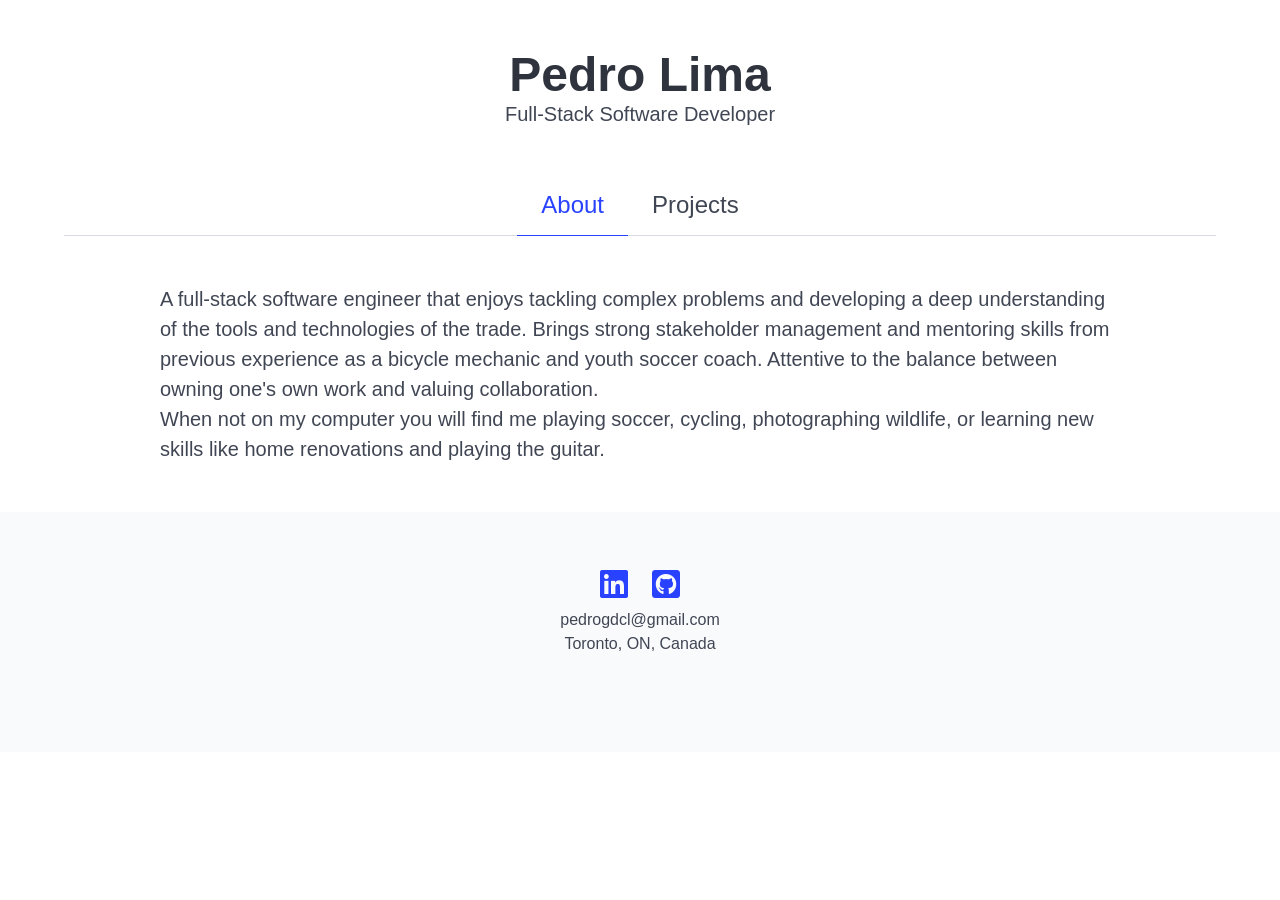
<file: index.html>
<!DOCTYPE html>
<html lang="en">
  <head>
    <meta charset="utf-8">
    <meta name="viewport" content="width=device-width, initial-scale=1">
    <title>pedrogdclima</title>
    <link rel="stylesheet" href="custom_bulma.css">
    <link rel="stylesheet" href="https://cdnjs.cloudflare.com/ajax/libs/font-awesome/5.15.4/css/all.min.css">
    <script src="javascripts/interface.js" type="module"></script>
  </head>
  <body>
    <section class="hero has-text-centered">
      <div class="hero-body">
        <p class="title is-1">Pedro Lima</p>
        <p class="subtitle">Full-Stack Software Developer</p>
      </div>
    </section>
    <section>
      <div class="container tabs is-centered is-large">
        <ul id="tab-links">
          <li class="is-active"><a id="about">About</a></li>
          <li><a id="projects">Projects</a></li>
        </ul>
      </div>
    </section>
    <section id="about" class="section">
      <div class="container is-max-desktop is-size-5">
        <p>A full-stack software engineer that enjoys tackling complex problems and developing a deep understanding of the tools and technologies of the trade. Brings strong stakeholder management and mentoring skills from previous experience as a bicycle mechanic and youth soccer coach. Attentive to the balance between owning one's own work and valuing collaboration.</p>
        <p>When not on my computer you will find me playing soccer, cycling, photographing wildlife, or learning new skills like home renovations and playing the guitar.</p>
      </div>
    </section>
    <section id="projects" class="section is-hidden">
      <div class="container grid is-col-min-12 is-size-5">
      </div>
    </section>
    <footer class="footer has-text-centered">
      <div class="container layer">
        <button class="icon is-large">
          <a href="https://linkedin.com/in/pedro-gdc-lima"><i class="fab fa-linkedin fa-2x"></i></a>
        </button>
        <button class="icon is-large">
          <a href="https://github.com/pedrogdclima"><i class="fab fa-github-square fa-2x"></i></a>
        </button>
      </div>
      <div class="content">
        <p>pedrogdcl@gmail.com</br>Toronto, ON, Canada</p>
      </div>
    </footer>
    <div id="project-modal" class="modal">
      <div class="modal-background">
      </div>
      <div class="modal-card">
        <header class="modal-card-head">
          <p id="project-title" class="modal-card-title"></p>
          <button class="delete" aria-label="close"></button>
        </header>
        <section class="modal-card-body">
          <div id="project-description" class="container">
          </div>
        </section>
        <footer class="modal-card-foot">
          <button><a id="project-link"></a></button>
        </footer>
      </div>
    </div>
  </body>
</html>
</file>
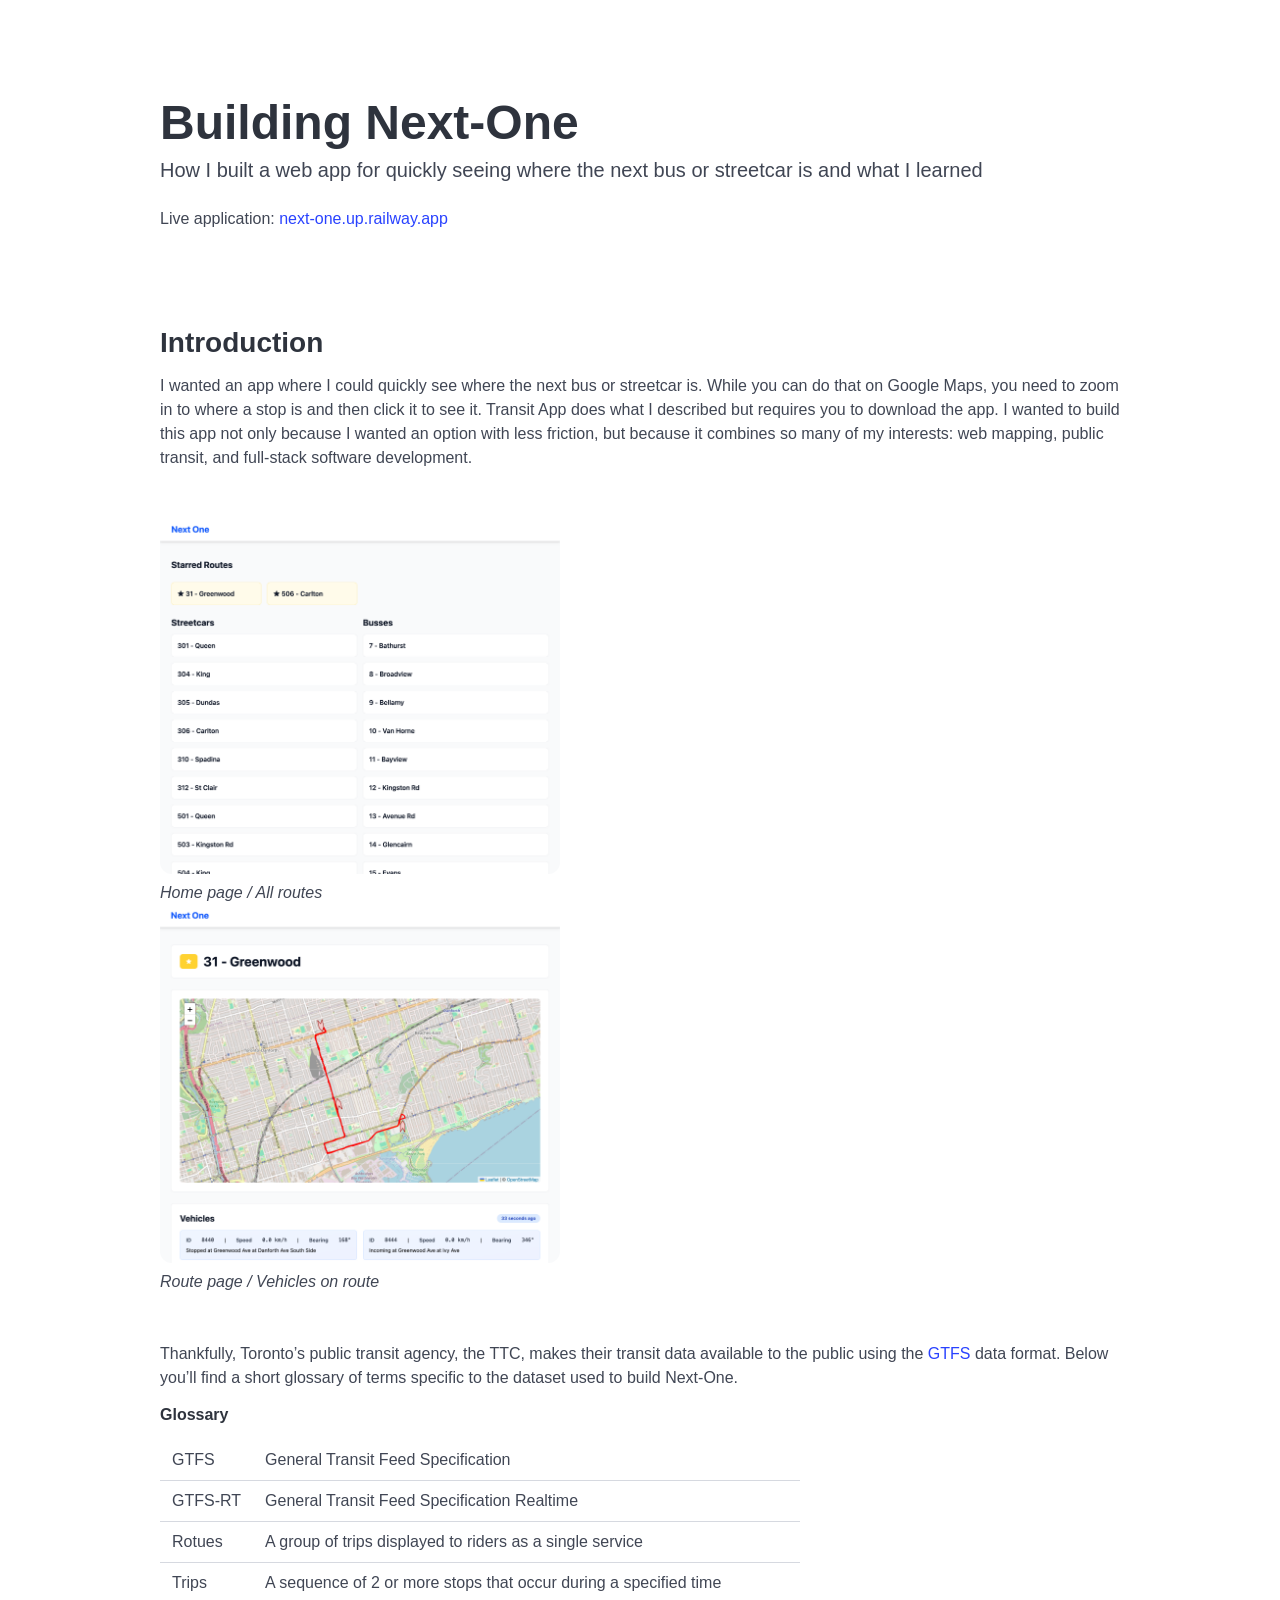
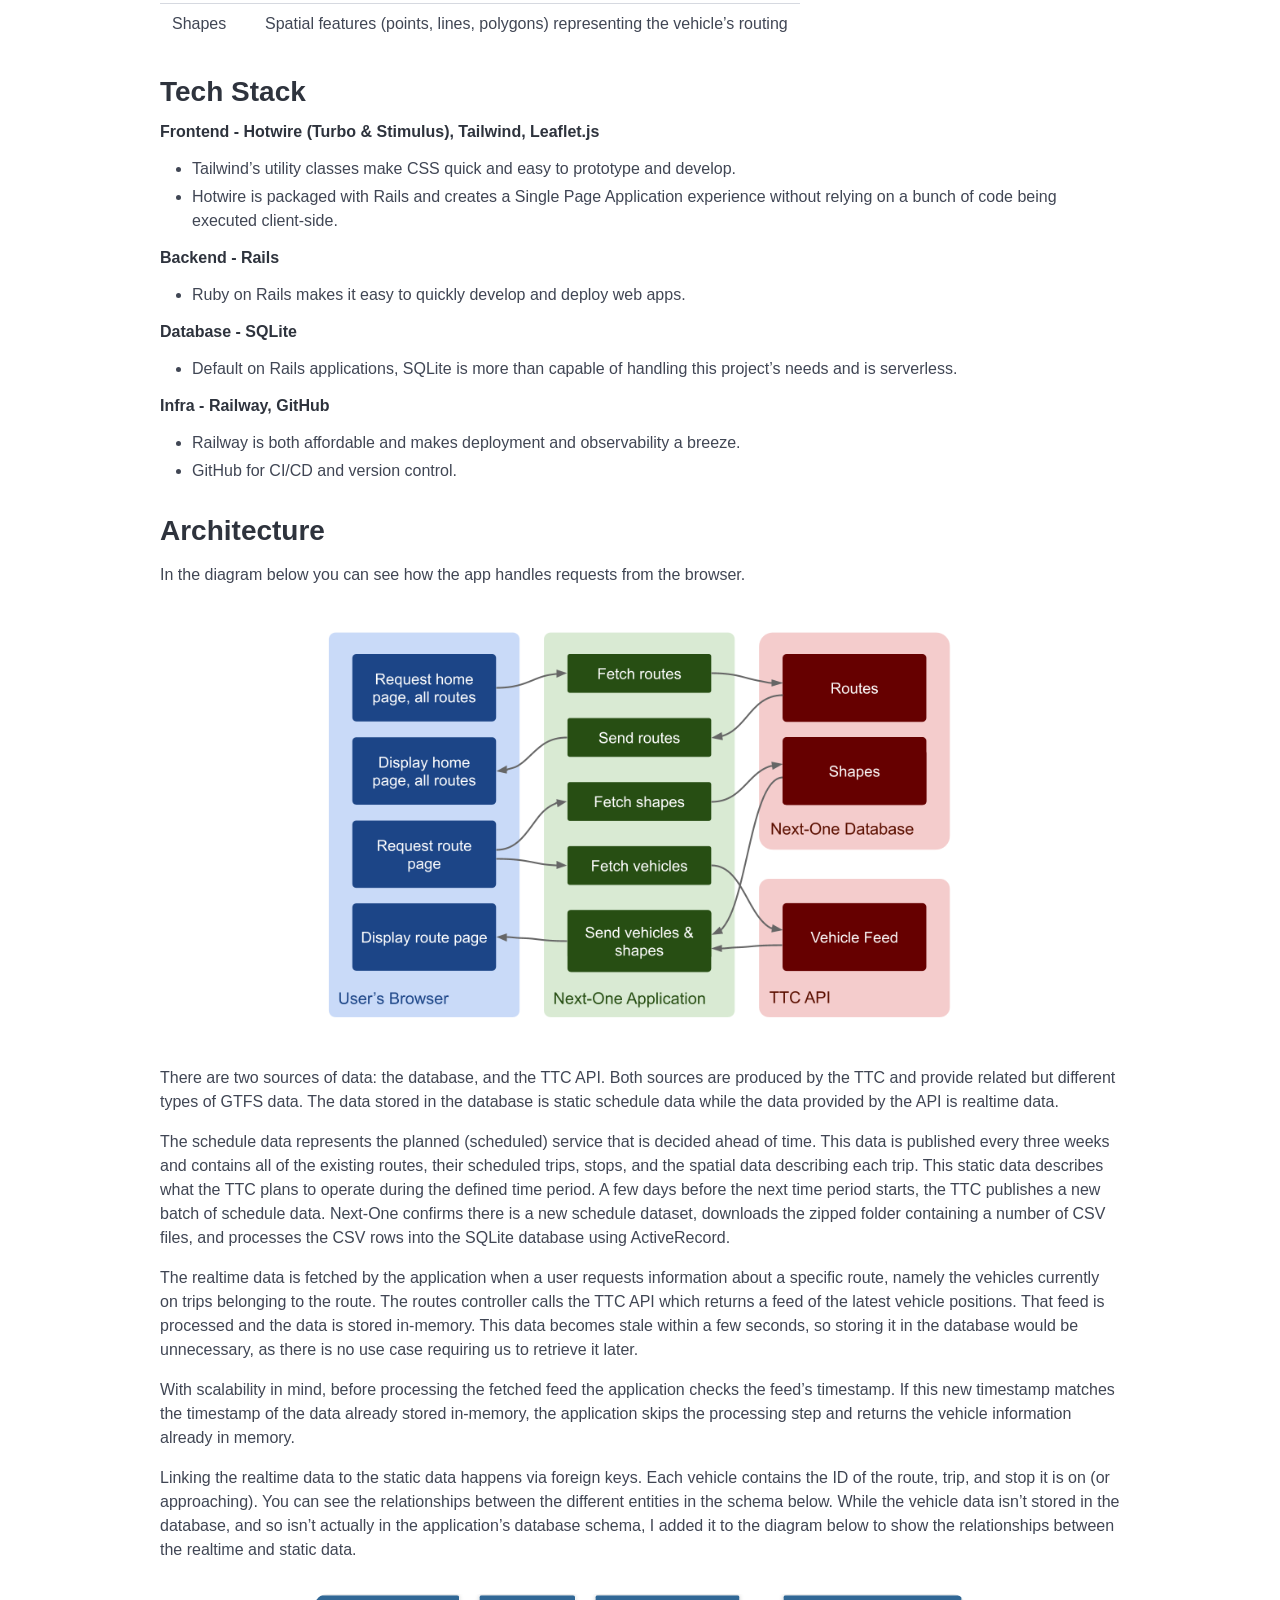
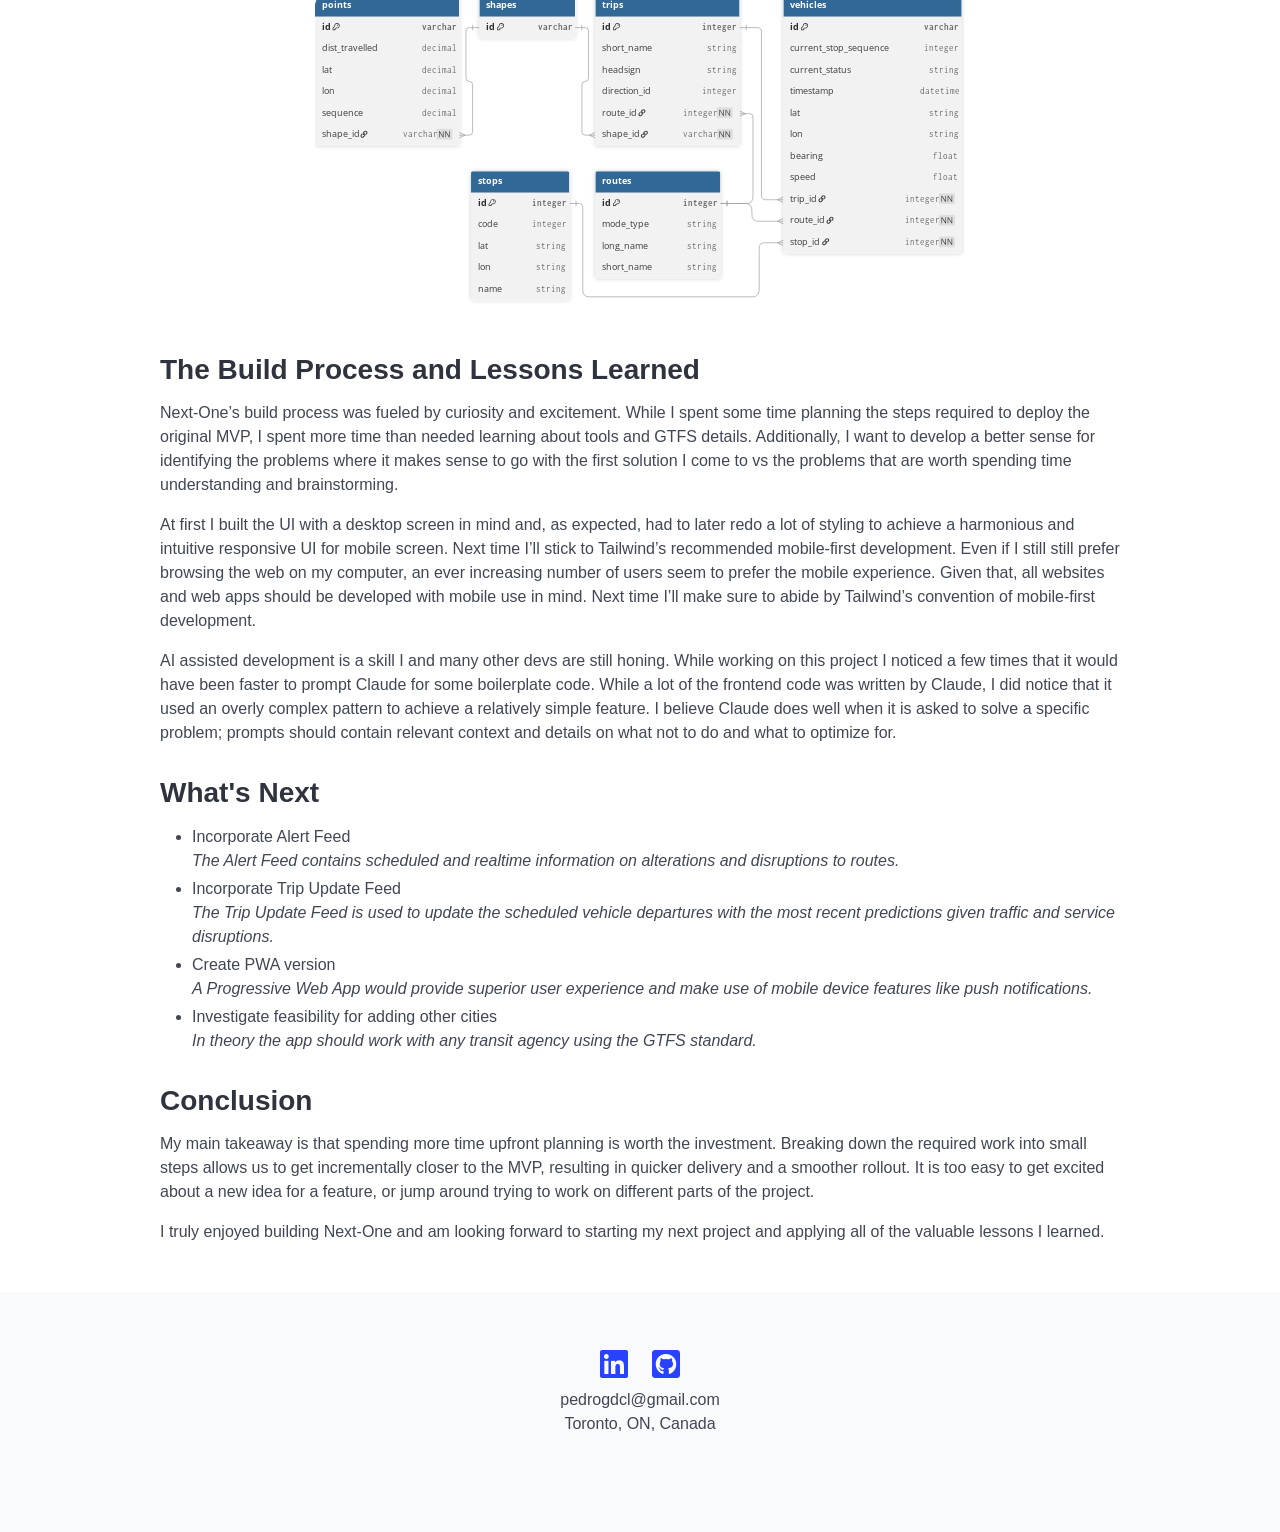
<file: next-one.html>
<!DOCTYPE html>
<html lang="en">
    <head>
        <meta charset="utf-8">
        <meta name="viewport" content="width=device-width, initial-scale=1">
        <title>pedrogdclima</title>
        <link rel="stylesheet" href="custom_bulma.css">
        <link rel="stylesheet" href="https://cdnjs.cloudflare.com/ajax/libs/font-awesome/5.15.4/css/all.min.css">
    </head>
    <body>
        <div class="section">
            <div class="container is-max-desktop">
                <div class="title is-1 mt-6 mb-2">Building Next-One</div>
                <div class="subtitle">How I built a web app for quickly seeing where the next bus or streetcar is and what I learned</div>
                <div class="">Live application: <a href="https://next-one.up.railway.app/">next-one.up.railway.app</a></div>
            </div>
        </div>
        <div class="section">
            <div class="container is-max-desktop">
                <div class="content">
                    <h2>Introduction</h2>
                    <p>I wanted an app where I could quickly see where the next bus or streetcar is. While you can do that on Google Maps, you need to zoom in to where a stop is and then click it to see it. Transit App does what I described but requires you to download the app. I wanted to build this app not only because I wanted an option with less friction, but because it combines so many of my interests: web mapping, public transit, and full-stack software development.</p>
                    <figure class="side-by-side my-6">
                        <div class="image-item">
                            <img src="./images/screenshot_1.png" width="400">
                            <figcaption><i>Home page / All routes</i></figcaption>
                        </div>
                        <div class="image-item">
                            <img src="./images/screenshot_2.png" width="400">
                            <figcaption><i>Route page / Vehicles on route</i></figcaption>
                        </div>
                    </figure>
                    <p>Thankfully, Toronto’s public transit agency, the TTC, makes their transit data available to the public using the <a href="https://gtfs.org/">GTFS</a> data format. Below you’ll find a short glossary of terms specific to the dataset used to build Next-One.</p>
                    <h6>Glossary</h6>
                    <table>
                        <tr>
                            <td>GTFS</td>
                            <td>General Transit Feed Specification</td>
                        </tr>
                        <tr>
                            <td>GTFS-RT</td>
                            <td>General Transit Feed Specification Realtime</td>
                        </tr>
                        <tr>
                            <td>Rotues</td>
                            <td>A group of trips displayed to riders as a single service</td>
                        </tr>
                        <tr>
                            <td>Trips</td>
                            <td>A sequence of 2 or more stops that occur during a specified time</td>
                        </tr>
                        <tr>
                            <td>Shapes</td>
                            <td>Spatial features (points, lines, polygons) representing the vehicle’s routing</td>
                        </tr>
                    </table>
                    <h2>Tech Stack</h2>
                    <h6>Frontend - Hotwire (Turbo & Stimulus), Tailwind, Leaflet.js</h6>
                    <ul>
                        <li>Tailwind’s utility classes make CSS quick and easy to prototype and develop.</li>
                        <li>Hotwire is packaged with Rails and creates a Single Page Application experience without relying on a bunch of code being executed client-side.</li>
                    </ul>
                    <h6>Backend - Rails</h6>
                    <ul>
                        <li>Ruby on Rails makes it easy to quickly develop and deploy web apps.</li>
                    </ul>
                    <h6>Database - SQLite</h6>
                    <ul>
                        <li>Default on Rails applications, SQLite is more than capable of handling this project’s needs and is serverless.</li>
                    </ul>
                    <h6>Infra - Railway, GitHub</h6>
                    <ul>
                        <li>Railway is both affordable and makes deployment and observability a breeze.</li>
                        <li>GitHub for CI/CD and version control.</li>
                    </ul>
                    <h2>Architecture</h2>
                    <p>In the diagram below you can see how the app handles requests from the browser.</p>
                    <figure>
                        <img src="./images/flowchart.png" width="650">
                    </figure>
                    <p>There are two sources of data: the database, and the TTC API. Both sources are produced by the TTC and provide related but different types of GTFS data. The data stored in the database is static schedule data while the data provided by the API is realtime data.</p>
                    <p>The schedule data represents the planned (scheduled) service that is decided ahead of time. This data is published every three weeks and contains all of the existing routes, their scheduled trips, stops, and the spatial data describing each trip. This static data describes what the TTC plans to operate during the defined time period. A few days before the next time period starts, the TTC publishes a new batch of schedule data. Next-One confirms there is a new schedule dataset, downloads the zipped folder containing a number of CSV files, and processes the CSV rows into the SQLite database using ActiveRecord.</p>
                    <p>The realtime data is fetched by the application when a user requests information about a specific route, namely the vehicles currently on trips belonging to the route. The routes controller calls the TTC API which returns a feed of the latest vehicle positions. That feed is processed and the data is stored in-memory. This data becomes stale within a few seconds, so storing it in the database would be unnecessary, as there is no use case requiring us to retrieve it later.</p>
                    <p>With scalability in mind, before processing the fetched feed the application checks the feed’s timestamp. If this new timestamp matches the timestamp of the data already stored in-memory, the application skips the processing step and returns the vehicle information already in memory.</p>
                    <p>Linking the realtime data to the static data happens via foreign keys. Each vehicle contains the ID of the route, trip, and stop it is on (or approaching). You can see the relationships between the different entities in the schema below. While the  vehicle data isn’t stored in the database, and so isn’t actually in the application’s database schema, I added it to the diagram below to show the relationships between the realtime and static data.</p>
                    <figure>
                        <img src="./images/schema.svg" width="650">
                    </figure>
                    <h2>The Build Process and Lessons Learned</h2>
                    <p>Next-One’s build process was fueled by curiosity and excitement. While I spent some time planning the steps required to deploy the original MVP, I spent more time than needed learning about tools and GTFS details. Additionally, I want to develop a better sense for identifying the problems where it makes sense to go with the first solution I come to vs the problems that are worth spending time understanding and brainstorming.</p>
                    <p>At first I built the UI with a desktop screen in mind and, as expected, had to later redo a lot of styling to achieve a harmonious and intuitive responsive UI for mobile screen. Next time I’ll stick to Tailwind’s recommended mobile-first development. Even if I still still prefer browsing the web on my computer, an ever increasing number of users seem to prefer the mobile experience. Given that, all websites and web apps should be developed with mobile use in mind. Next time I’ll make sure to abide by Tailwind’s convention of mobile-first development.</p>
                    <p>AI assisted development is a skill I and many other devs are still honing. While working on this project I noticed a few times that it would have been faster to prompt Claude for some boilerplate code. While a lot of the frontend code was written by Claude, I did notice that it used an overly complex pattern to achieve a relatively simple feature. I believe Claude does well when it is asked to solve a specific problem; prompts should contain relevant context and details on what not to do and what to optimize for.</p>
                    <h2>What's Next</h2>
                    <ul>
                        <li>
                            Incorporate Alert Feed</br>
                            <em>The Alert Feed contains scheduled and realtime information on alterations and disruptions to routes.</em>
                        </li>
                        <li>
                            Incorporate Trip Update Feed</br>
                            <em>The Trip Update Feed is used to update the scheduled vehicle departures with the most recent predictions given traffic and service disruptions.</em>
                        </li>
                        <li>
                            Create PWA version</br>
                            <em>A Progressive Web App would provide superior user experience and make use of mobile device features like push notifications.</em>
                        </li>
                        <li>
                            Investigate feasibility for adding other cities</br>
                            <em>In theory the app should work with any transit agency using the GTFS standard.</em>
                        </li>
                    </ul>
                    <h2>Conclusion</h2>
                    <p>My main takeaway is that spending more time upfront planning is worth the investment. Breaking down the required work into small steps allows us to get incrementally closer to the MVP, resulting in quicker delivery and a smoother rollout. It is too easy to get excited about a new idea for a feature, or jump around trying to work on different parts of the project.</p>
                    <p>I truly enjoyed building Next-One and am looking forward to starting my next project and applying all of the valuable lessons I learned.</p>
                </div>
            </div>
        </div>
        <footer class="footer has-text-centered">
            <div class="container layer">
            <button class="icon is-large">
                <a href="https://linkedin.com/in/pedro-gdc-lima"><i class="fab fa-linkedin fa-2x"></i></a>
            </button>
            <button class="icon is-large">
                <a href="https://github.com/pedrogdclima"><i class="fab fa-github-square fa-2x"></i></a>
            </button>
            </div>
            <div class="content">
            <p>pedrogdcl@gmail.com</br>Toronto, ON, Canada</p>
            </div>
        </footer>
    </body>
</html>
</file>
